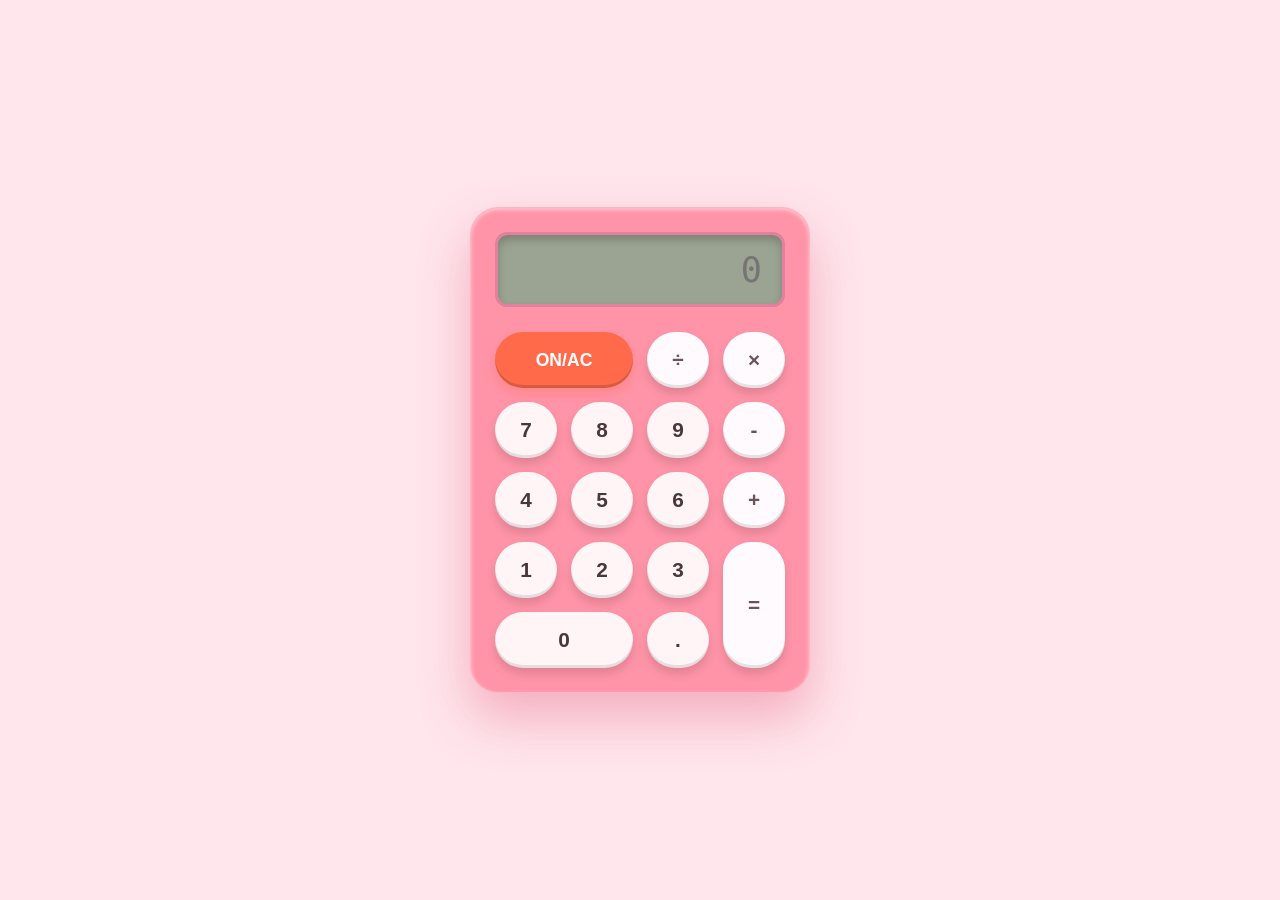
<file: calculator/index.html>
<!DOCTYPE html>
<html lang="en">
<head>
    <meta charset="UTF-8">
    <meta name="viewport" content="width=device-width, initial-scale=1.0">
    <title>Aesthetic Pink Calculator with Depth</title>
    <style>
        * {
            margin: 0;
            padding: 0;
            box-sizing: border-box;
            font-family: 'Segoe UI', Arial, sans-serif;
        }

        body {
            display: flex;
            justify-content: center;
            align-items: center;
            min-height: 100vh;
            background-color: #ffe5ec; /* Lightened pastel background for better contrast */
        }

        /* Main Calculator Case - Darkened slightly for rich contrast & deeper shadow added */
        .calculator {
            width: 340px;
            background: #ff94a8; /* Slightly darker, richer pink body */
            padding: 24px;
            border-radius: 28px;
            /* Pronounced modern soft shadow + crisp inner highlight */
            box-shadow: 0 25px 50px rgba(224, 75, 107, 0.35), 
                        inset 0 2px 4px rgba(255, 255, 255, 0.5);
            border: 1px solid rgba(255, 255, 255, 0.3);
        }

        /* Screen Matching the LCD tone */
        .display {
            width: 100%;
            height: 75px;
            margin-bottom: 25px;
            padding: 12px 20px;
            background-color: #9ba392; 
            border-radius: 12px;
            border: 3px solid #e2819d; 
            color: #1a1e1a;
            font-family: monospace;
            font-size: 2.2rem;
            text-align: right;
            outline: none;
            box-shadow: inset 0 5px 8px rgba(0, 0, 0, 0.2);
        }

        /* Grid Setup */
        .buttons {
            display: grid;
            grid-template-columns: repeat(4, 1fr);
            gap: 14px; /* Slightly increased gap to show off individual shadows */
        }

        /* Rounded Capsule Buttons with explicit drop shadows */
        button {
            height: 56px;
            border-radius: 28px; 
            border: none;
            background: #fff5f6; 
            color: #4a373a;
            font-size: 1.3rem;
            font-weight: 600;
            cursor: pointer;
            /* Distinct 3D shadow lift on the buttons */
            box-shadow: 0 6px 10px rgba(0, 0, 0, 0.12), 
                        inset 0 -3px 0px rgba(0, 0, 0, 0.1);
            transition: all 0.1s ease;
            display: flex;
            justify-content: center;
            align-items: center;
        }

        /* Button Press Effect */
        button:active {
            transform: translateY(3px); /* Physically moves down on click */
            box-shadow: 0 2px 4px rgba(0, 0, 0, 0.08), 
                        inset 0 1px 2px rgba(0, 0, 0, 0.15);
        }

        /* Orange Accent Button (ON/AC) with custom matching shadow */
        button.clear {
            grid-column: span 2; 
            background: #ff6b4a;
            color: #ffffff;
            font-size: 1.1rem;
            box-shadow: 0 6px 12px rgba(255, 107, 74, 0.3), 
                        inset 0 -3px 0px rgba(0, 0, 0, 0.15);
        }

        /* Operator Tints */
        button.operator {
            background: #fffafd;
            color: #6b5257;
        }

        /* Layout Grid Helpers */
        .span-2-width {
            grid-column: span 2;
        }

        .span-2-height {
            grid-row: span 2;
            height: 100%;
        }
    </style>
</head>
<body>

    <div class="calculator">
        <input type="text" class="display" id="screen" readonly placeholder="0">
        
        <div class="buttons">
            <button class="clear" data-action="clear">ON/AC</button>
            <button class="operator" data-value="/">÷</button>
            <button class="operator" data-value="*">×</button>

            <button data-value="7">7</button>
            <button data-value="8">8</button>
            <button data-value="9">9</button>
            <button class="operator" data-value="-">-</button>

            <button data-value="4">4</button>
            <button data-value="5">5</button>
            <button data-value="6">6</button>
            <button class="operator" data-value="+">+</button>

            <button data-value="1">1</button>
            <button data-value="2">2</button>
            <button data-value="3">3</button>
            <button class="operator span-2-height" data-action="calculate">=</button>

            <button class="span-2-width" data-value="0">0</button>
            <button data-value=".">.</button>
        </div>
    </div>

    <script>
        const screen = document.getElementById('screen');
        const buttons = document.querySelectorAll('button');
        let currentInput = '';

        buttons.forEach(button => {
            button.addEventListener('click', () => {
                const value = button.getAttribute('data-value');
                const action = button.getAttribute('data-action');

                if (value !== null) {
                    if (isOperator(value) && isOperator(currentInput.slice(-1))) {
                        currentInput = currentInput.slice(0, -1) + value;
                    } else {
                        currentInput += value;
                    }
                    updateDisplay(currentInput);
                } else if (action) {
                    handleAction(action);
                }
            });
        });

        function isOperator(char) {
            return ['+', '-', '*', '/'].includes(char);
        }

        function updateDisplay(val) {
            let formattedVal = val.replace(/\*/g, '×').replace(/\//g, '÷');
            screen.value = formattedVal || '0';
        }

        function handleAction(action) {
            if (action === 'clear') {
                currentInput = '';
                updateDisplay('');
            } else if (action === 'calculate') {
                if (currentInput !== '') {
                    try {
                        let result = Function(`"use strict"; return (${currentInput})`)();
                        if (result % 1 !== 0) {
                            result = parseFloat(result.toFixed(4));
                        }
                        currentInput = result.toString();
                        updateDisplay(currentInput);
                    } catch (error) {
                        screen.value = "Error";
                        currentInput = '';
                    }
                }
            }
        }
    </script>
</body>
</html>
</file>
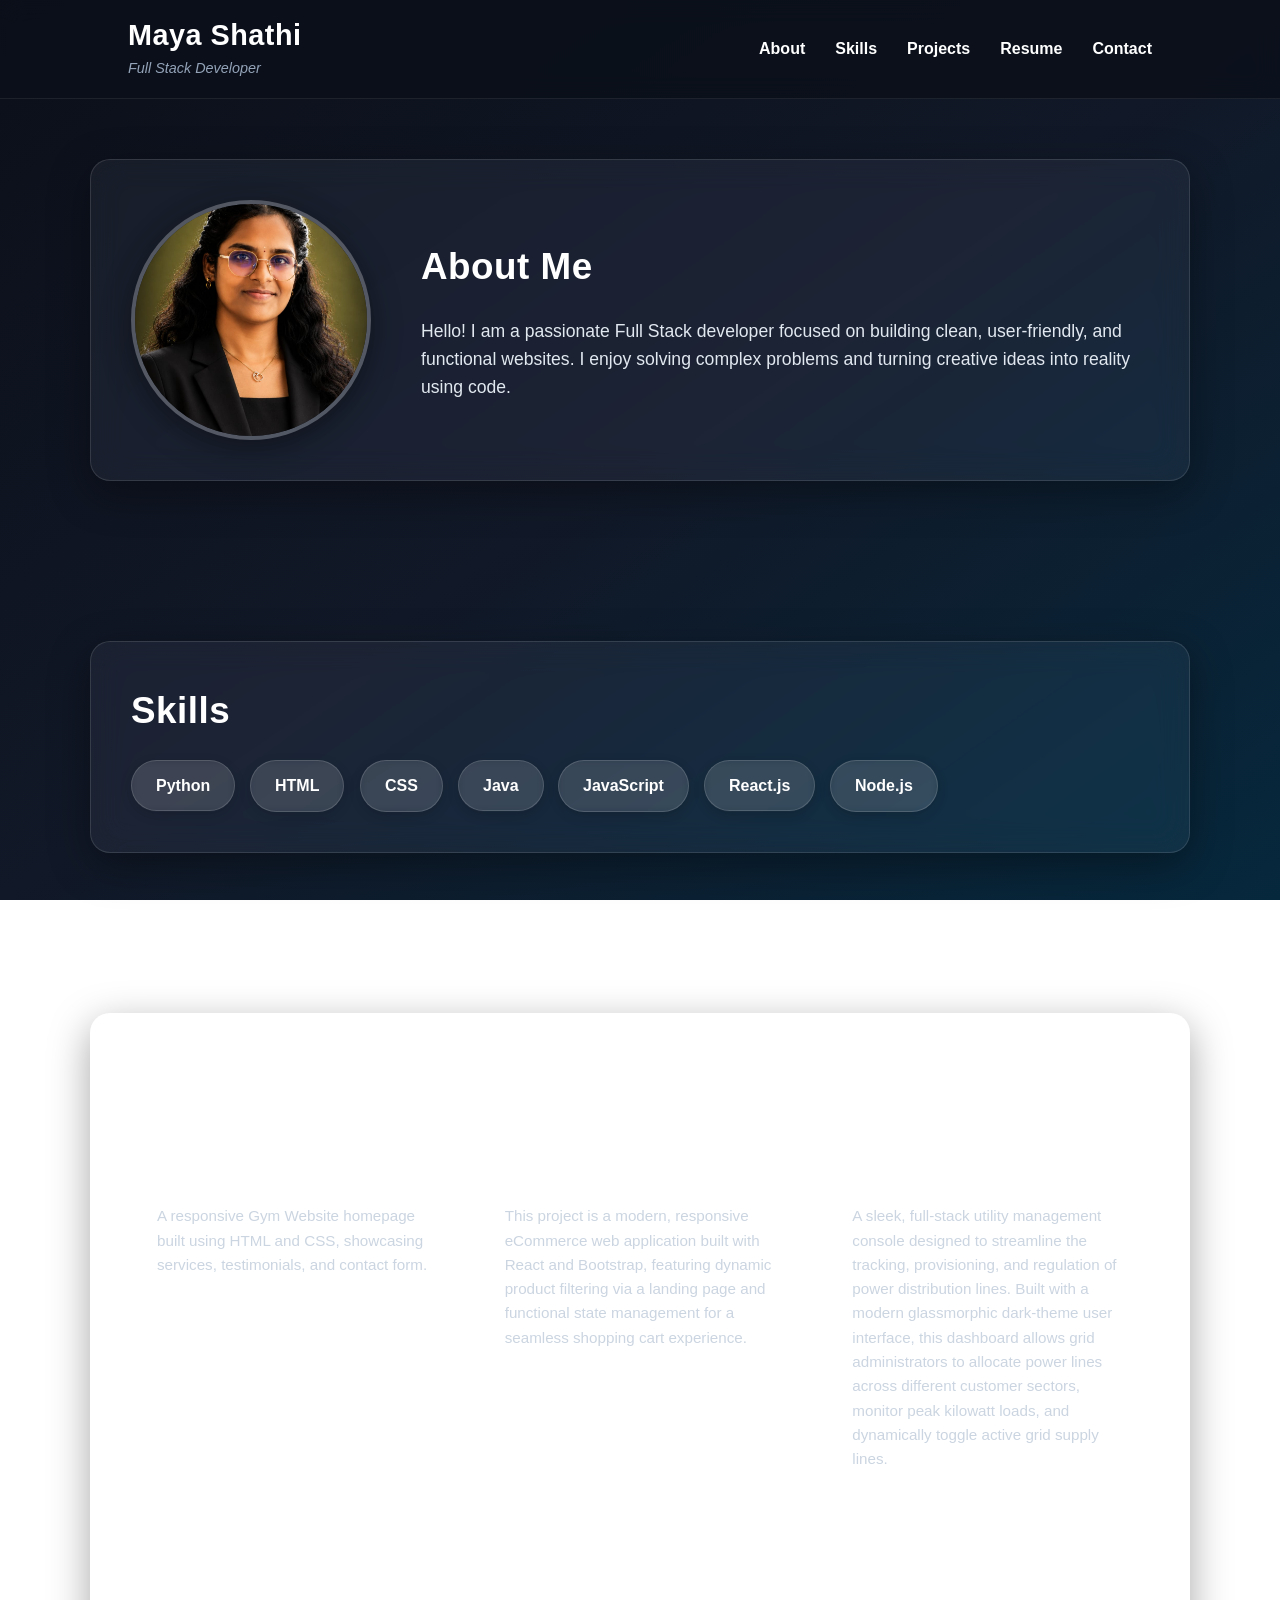
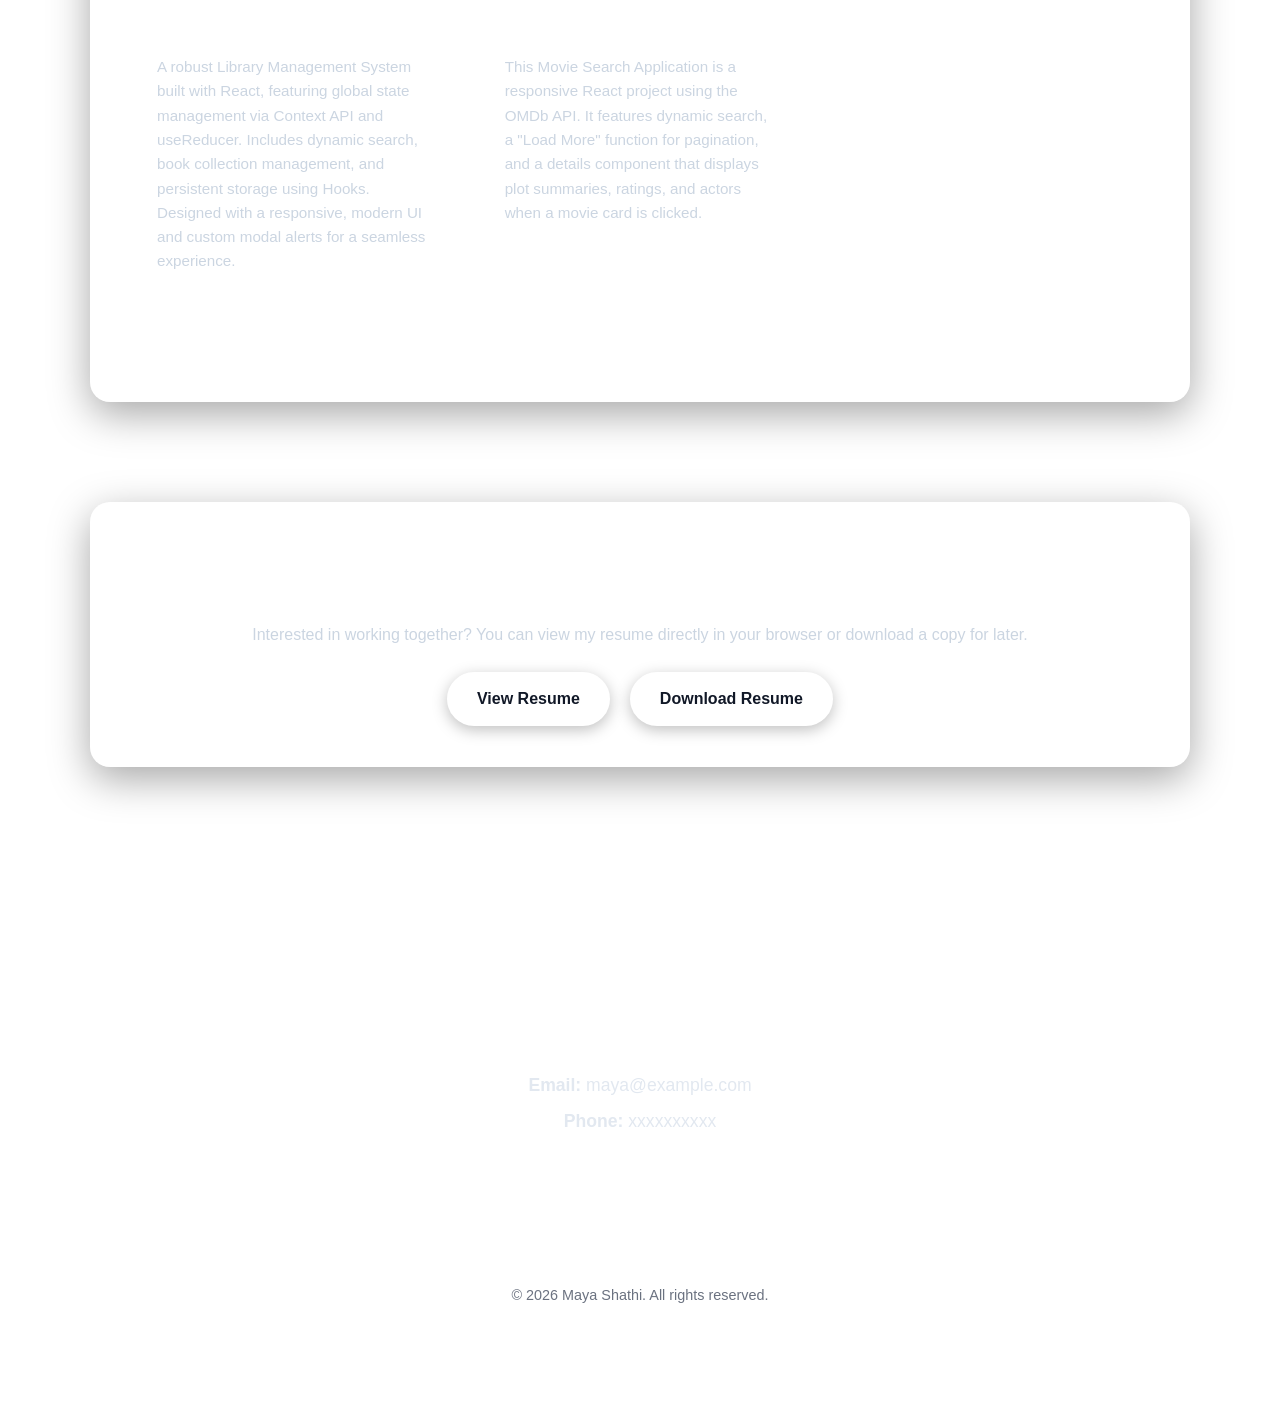
<file: portfolio/index.html>
<!DOCTYPE html>
<html lang="en">
<head>
    <meta charset="UTF-8">
    <meta name="viewport" content="width=device-width, initial-scale=1.0">
    <title>My Personal Portfolio</title>
    <link rel="stylesheet" href="style.css">
</head>
<body>

    <header>
    <div class="container header-container">
        <div class="brand">
            <h1 class="logo">Maya Shathi</h1>
            <p class="tagline">Full Stack Developer</p>
        </div>
        <nav>
            <ul>
                <li><a href="#about">About</a></li>
                <li><a href="#skills">Skills</a></li>
                <li><a href="#projects">Projects</a></li>
                <li><a href="#resume">Resume</a></li>
                <li><a href="#contact">Contact</a></li>
            </ul>
        </nav>
    </div>
</header>

<section id="about" class="section">
    <div class="container about-container glass-card">
        <img src="./image/blazer.jpeg" alt="Maya Shathi" class="profile-img">
        <div class="about-text">
            <h2>About Me</h2>
            <p>Hello! I am a passionate Full Stack developer focused on building clean, user-friendly, and functional websites. I enjoy solving complex problems and turning creative ideas into reality using code.</p>
        </div>
    </div>
</section>

<section id="skills" class="section">
    <div class="container glass-card">
        <h2>Skills</h2>
        <div class="skills-grid">
            <div class="skill-card">Python</div>
            <div class="skill-card">HTML</div>
            <div class="skill-card">CSS</div>
            <div class="skill-card">Java</div>
            <div class="skill-card">JavaScript</div>
            <div class="skill-card">React.js</div>
            <div class="skill-card">Node.js</div>
        </div>
    </div>
</section>

<section id="projects" class="section">
    <div class="container glass-card">
        <h2>My Projects</h2>
        <div class="projects-grid">
            <div class="project-card">
                <div class="project-info">
                    <h3>Gym Website</h3>
                    <p>A responsive Gym Website homepage built using HTML and CSS, showcasing services, testimonials, and contact form.</p>
                    <a href="https://mayashathi04.github.io/Gym-Website/" target="_blank" class="github-btn">View on GitHub</a>
                </div>
            </div>
            <div class="project-card">
                <div class="project-info">
                    <h3>E-Commerce Interface</h3>
                    <p>This project is a modern, responsive eCommerce web application built with React and Bootstrap, featuring dynamic product filtering via a landing page and functional state management for a seamless shopping cart experience.</p>
                    <a href="https://mayashathi04.github.io/tech-shop-ecommerce/" target="_blank" class="github-btn">View on GitHub</a>
                </div>
            </div>
            <div class="project-card">
                <div class="project-info">
                    <h3>Electricity Board</h3>
                    <p>A sleek, full-stack utility management console designed to streamline the tracking, provisioning, and regulation of power distribution lines. Built with a modern glassmorphic dark-theme user interface, this dashboard allows grid administrators to allocate power lines across different customer sectors, monitor peak kilowatt loads, and dynamically toggle active grid supply lines.</p>
                    <a href="https://electricity-board-ge2p.onrender.com/" target="_blank" class="github-btn">View on Render</a>
                </div>
            </div>
            <div class="project-card">
                <div class="project-info">
                    <h3>Library Management</h3>
                    <p>A robust Library Management System built with React, featuring global state management via Context API and useReducer. Includes dynamic search, book collection management, and persistent storage using Hooks. Designed with a responsive, modern UI and custom modal alerts for a seamless experience.</p>
                    <a href="https://mayashathi04.github.io/library-management-system/" target="_blank" class="github-btn">View on GitHub</a>
                </div>
            </div>
            <div class="project-card">
                <div class="project-info">
                    <h3>Movie Search App</h3>
                    <p>This Movie Search Application is a responsive React project using the OMDb API. It features dynamic search, a "Load More" function for pagination, and a details component that displays plot summaries, ratings, and actors when a movie card is clicked.</p>
                    <a href="https://mayashathi04.github.io/movie-search-app/" target="_blank" class="github-btn">View on GitHub</a>
                </div>
            </div>
        </div>
    </div>
    <!-- Resume Section -->
<section id="resume" class="section text-center">
    <div class="container glass-card">
        <h2>Resume</h2>
        <p class="resume-text">Interested in working together? You can view my resume directly in your browser or download a copy for later.</p>
        
        <div class="resume-actions">
            <!-- View Resume: Opens the PDF in a new browser tab -->
            <a href="./image/resume.pdf.pdf" target="_blank" class="btn-resume">View Resume</a>
            
            <!-- Download Resume: Triggers a direct file download -->
            <a href="./image/resume.pdf.pdf" download class="btn-resume">Download Resume</a>
        </div>
    </div>
</section>

    <section id="contact" class="section text-center">
        <div class="container">
            <h2>Contact Me</h2>
            <p>Feel free to reach out for collaborations, project inquiries, or just to say hi!</p>
            <div class="contact-info">
                <p><strong>Email:</strong> maya@example.com</p>
                <p><strong>Phone:</strong> xxxxxxxxxx </p>
            </div>
        </div>
    </section>

    <footer>
        <div class="container">
            <p>&copy; 2026 Maya Shathi. All rights reserved.</p>
            
        </div>
    </footer>

</body>
</html>
</section>
</file>
<file: portfolio/style.css>
/* ==========================================================================
   1. Reset & Global Layout Styles
   ========================================================================== */
* {
    margin: 0;
    padding: 0;
    box-sizing: border-box;
}

html {
    scroll-behavior: smooth;
}

body {
    font-family: 'Segoe UI', Tahoma, Geneva, Verdana, sans-serif;
    line-height: 1.6;
    color: #ffffff;
    /* Aesthetic Aurora - Indigo/Cyan Dark Premium Blend */
    background: linear-gradient(145deg, #0b0f19, #111827, #06283d);
    background-attachment: fixed;
    background-size: cover;
    min-height: 100vh;
}

.container {
    width: 90%;
    max-width: 1100px;
    margin: 0 auto;
    padding: 20px 0;
}

.section {
    padding: 60px 0;
}

.text-center {
    text-align: center;
}

h2 {
    font-size: 2.3rem;
    margin-bottom: 20px;
    color: #ffffff;
    letter-spacing: 0.5px;
}

/* ==========================================================================
   2. High-Contrast Glassmorphic Card Engine
   ========================================================================== */
.glass-card {
    background: rgba(255, 255, 255, 0.05);
    backdrop-filter: blur(16px) saturate(120%);
    -webkit-backdrop-filter: blur(16px) saturate(120%);
    border-radius: 20px;
    border: 1px solid rgba(255, 255, 255, 0.12);
    box-shadow: 0 12px 40px 0 rgba(0, 0, 0, 0.35);
    margin-bottom: 40px;
    padding: 40px;
}

/* ==========================================================================
   3. Header & Fluid Navigation Layout (Fixes Cut-off/Hidden Content)
   ========================================================================== */
header {
    background: rgba(11, 15, 25, 0.8);
    backdrop-filter: blur(12px);
    -webkit-backdrop-filter: blur(12px);
    border-bottom: 1px solid rgba(255, 255, 255, 0.08);
    position: sticky;
    top: 0;
    z-index: 1000;
    width: 100%;
}

.header-container {
    display: flex;
    justify-content: space-between;
    align-items: center;
    padding: 18px 5%; /* Fluid spacing wrapper */
    max-width: 1200px;
    margin: 0 auto;
}

.brand {
    display: flex;
    flex-direction: column;
    text-align: left;
}

.logo {
    font-size: 1.8rem;
    font-weight: 700;
    color: #ffffff; /* Sharp white visibility */
    letter-spacing: 0.5px;
    line-height: 1.2;
}

.tagline {
    font-style: italic;
    color: #94a3b8; /* Muted slate profile descriptor */
    font-size: 0.9rem;
    margin-top: 4px;
}

nav ul {
    list-style: none;
    display: flex;
    gap: 30px; /* Generous element spacing */
    margin: 0;
    padding: 0;
}

nav a {
    color: #ffffff;
    text-decoration: none;
    font-weight: 600;
    font-size: 1rem;
    transition: all 0.3s ease;
    padding: 5px 0;
}

nav a:hover {
    color: #38bdf8; /* Aurora Sky Blue link focus */
}

/* ==========================================================================
   4. About Section (Enlarged Picture Framing)
   ========================================================================== */
.about-container {
    display: flex;
    align-items: center;
    gap: 50px;
}

.profile-img {
    width: 240px; /* Upgraded size frame */
    height: 240px; /* Upgraded size frame */
    border-radius: 50%;
    object-fit: cover;
    border: 4px solid rgba(255, 255, 255, 0.25);
    box-shadow: 0 8px 30px rgba(0, 0, 0, 0.4);
    flex-shrink: 0;
}

.about-text p {
    font-size: 1.1rem;
    color: #e2e8f0;
}

/* ==========================================================================
   5. Interactive Technical Skills Badges
   ========================================================================== */
.skills-grid {
    display: flex;
    flex-wrap: wrap;
    gap: 15px;
    margin-top: 20px;
}

.skill-card {
    background: rgba(255, 255, 255, 0.1);
    backdrop-filter: blur(4px);
    padding: 12px 24px;
    border-radius: 30px;
    font-weight: 600;
    color: #ffffff;
    border: 1px solid rgba(255, 255, 255, 0.15);
    box-shadow: 0 4px 12px rgba(0, 0, 0, 0.15);
    transition: background 0.3s ease, transform 0.2s ease;
}

.skill-card:hover {
    background: rgba(255, 255, 255, 0.2);
    transform: translateY(-2px);
}

/* ==========================================================================
   6. Projects Display Grid & GitHub Modules
   ========================================================================== */
.projects-grid {
    display: grid;
    grid-template-columns: repeat(auto-fit, minmax(300px, 1fr));
    gap: 25px;
    margin-top: 20px;
}

.project-card {
    background: rgba(255, 255, 255, 0.03);
    border-radius: 12px;
    border: 1px solid rgba(255, 255, 255, 0.07);
    overflow: hidden;
    transition: transform 0.3s ease, background 0.3s ease;
}

.project-card:hover {
    transform: translateY(-5px);
    background: rgba(255, 255, 255, 0.07);
}

.project-info {
    padding: 25px;
}

.project-info h3 {
    margin-bottom: 12px;
    font-size: 1.3rem;
}

.project-info p {
    color: #cbd5e1;
    font-size: 0.95rem;
    margin-bottom: 20px;
}

.github-btn {
    display: inline-block;
    background: rgba(255, 255, 255, 0.12);
    color: #ffffff;
    padding: 8px 18px;
    border-radius: 6px;
    text-decoration: none;
    font-weight: 600;
    font-size: 0.9rem;
    border: 1px solid rgba(255, 255, 255, 0.18);
    transition: all 0.3s ease;
}

.github-btn:hover {
    background: #ffffff;
    color: #111827;
}

/* ==========================================================================
   7. Resume Split Action Architecture (Pristine White Buttons)
   ========================================================================== */
.resume-text {
    color: #cbd5e1;
    margin-bottom: 25px;
}

.resume-actions {
    display: flex;
    justify-content: center;
    gap: 20px;
    flex-wrap: wrap;
}

.btn-resume {
    display: inline-block;
    background-color: #ffffff;
    color: #111827; /* High contrast dark text layout mapping */
    padding: 12px 28px;
    text-decoration: none;
    font-weight: 600;
    font-size: 1rem;
    border-radius: 30px;
    border: 2px solid #ffffff;
    box-shadow: 0 4px 15px rgba(0, 0, 0, 0.25);
    transition: all 0.3s ease;
}

.btn-resume:hover {
    background-color: transparent;
    color: #ffffff; /* Smooth color inversion on hover */
    box-shadow: 0 6px 20px rgba(255, 255, 255, 0.2);
    transform: translateY(-2px);
}

/* ==========================================================================
   8. Contact Details & Footer Elements
   ========================================================================== */
.contact-info {
    margin-top: 20px;
}

.contact-info p {
    font-size: 1.1rem;
    margin: 8px 0;
    color: #e2e8f0;
}

footer {
    text-align: center;
    padding: 40px 0;
    color: #6b7280;
    font-size: 0.9rem;
}

/* ==========================================================================
   9. Media Query Engine (Adaptive Scaling for Mobile & Tablets)
   ========================================================================== */
@media (max-width: 768px) {
    .about-container {
        flex-direction: column;
        text-align: center;
    }
    
    .header-container {
        flex-direction: column;
        gap: 15px;
        padding: 15px 20px;
    }
    
    nav ul {
        gap: 15px;
    }
    
    .glass-card {
        padding: 30px 20px;
    }
}
</file>
